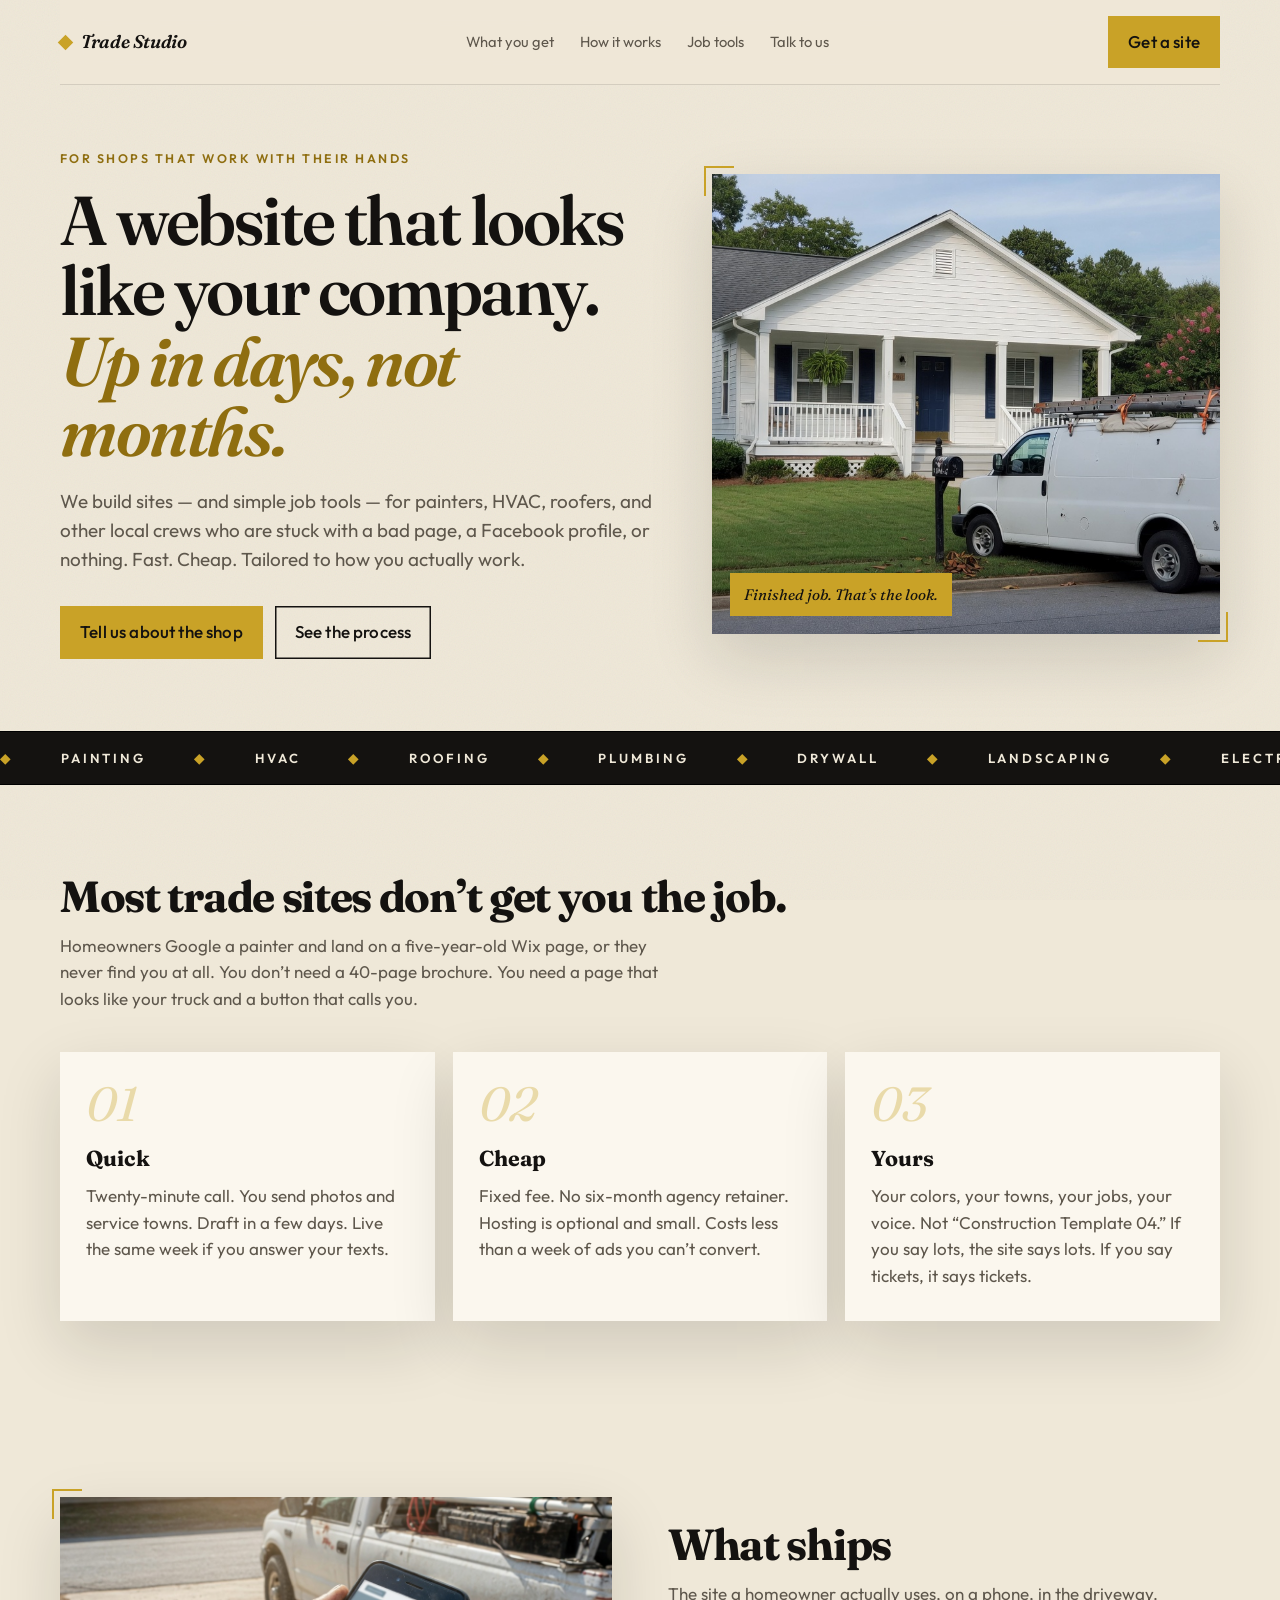
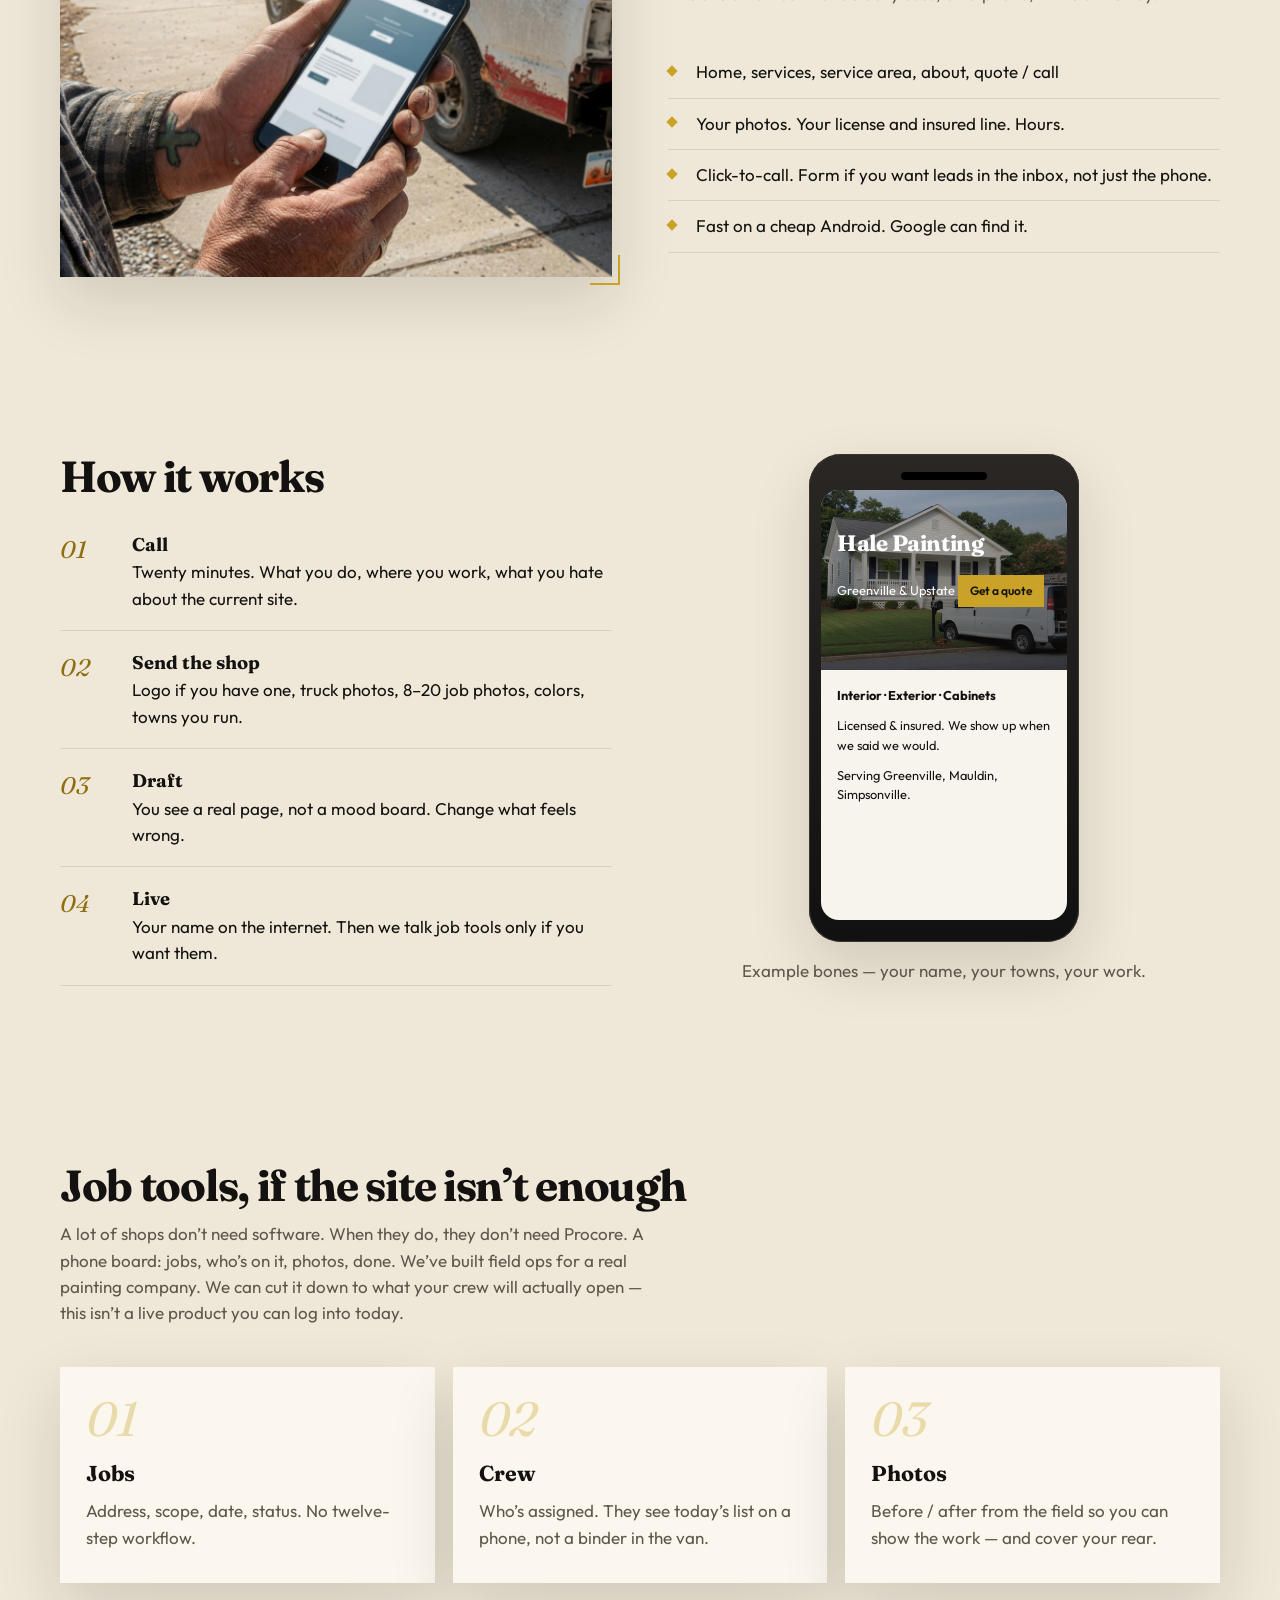
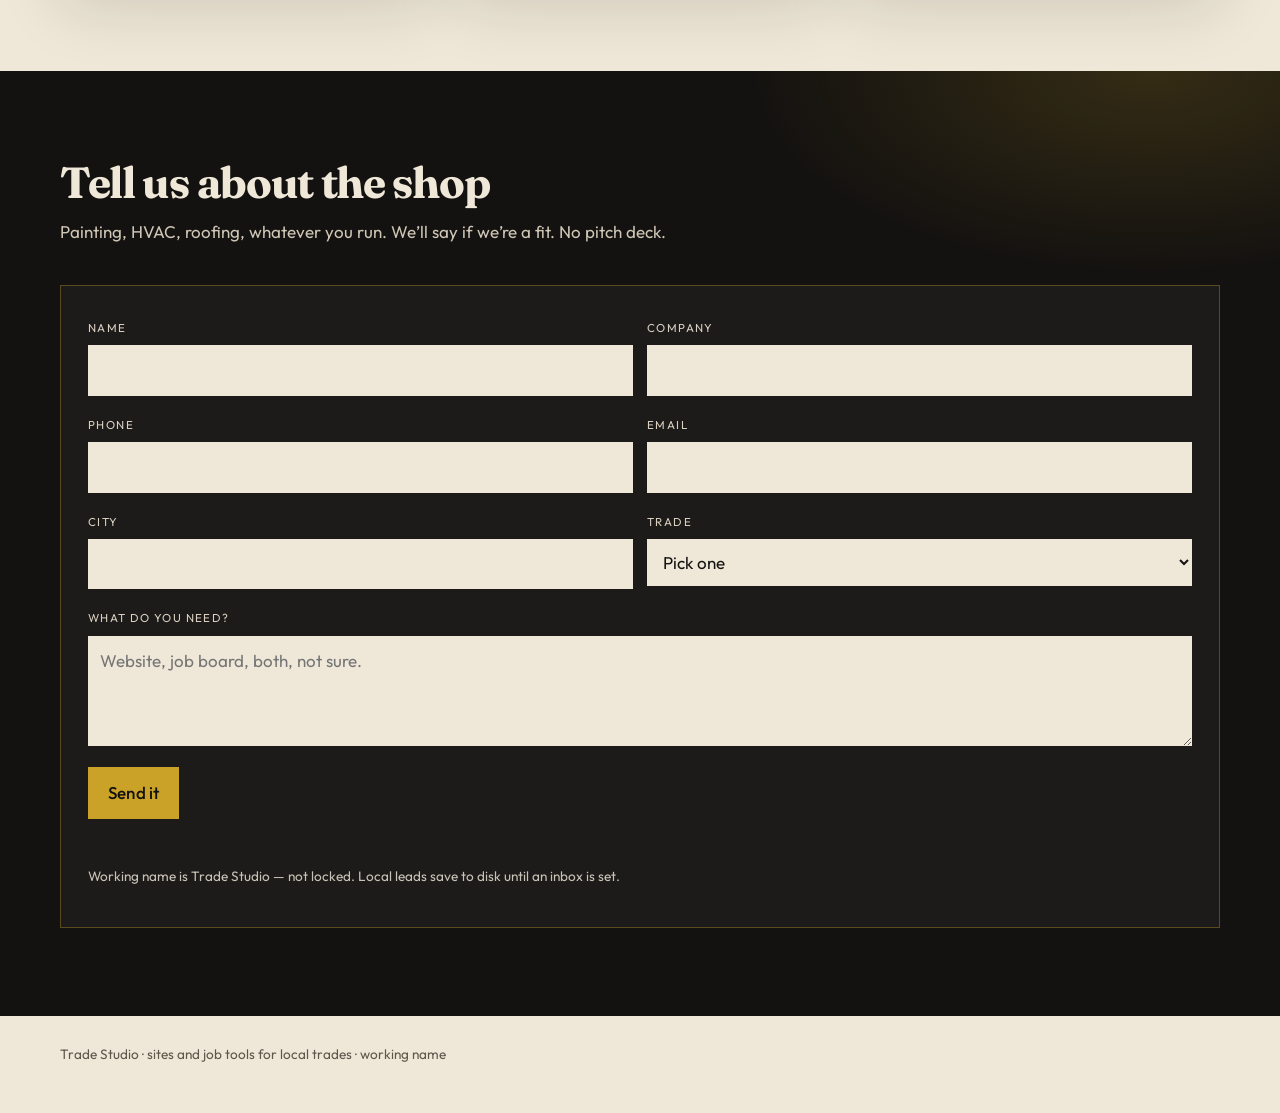
<file: index.html>
<!DOCTYPE html>
<html lang="en">
<head>
  <meta charset="utf-8">
  <meta name="viewport" content="width=device-width, initial-scale=1">
  <title>Trade Studio — websites and job tools for local trades</title>
  <meta name="description" content="Fast, affordable websites and simple job tools for painters, HVAC, roofers, and other local home-service companies. Built to look like your shop, not a template.">
  <link rel="preconnect" href="https://fonts.googleapis.com">
  <link rel="preconnect" href="https://fonts.gstatic.com" crossorigin>
  <link href="https://fonts.googleapis.com/css2?family=Fraunces:ital,opsz,wght@0,9..144,600;1,9..144,500&family=Outfit:wght@400;500;600&display=swap" rel="stylesheet">
  <link rel="stylesheet" href="styles.css">
</head>
<body>
  <header class="wrap topbar">
    <a class="mark" href="#top"><i></i> Trade Studio</a>
    <nav>
      <a href="#offer">What you get</a>
      <a href="#how">How it works</a>
      <a href="#jobs">Job tools</a>
      <a href="#talk">Talk to us</a>
    </nav>
    <a class="btn gold" href="#talk">Get a site</a>
  </header>

  <main id="top">
    <section class="wrap hero">
      <div>
        <p class="kicker">For shops that work with their hands</p>
        <h1>A website that looks like your company.<br><em>Up in days, not months.</em></h1>
        <p class="lede">We build sites — and simple job tools — for painters, HVAC, roofers, and other local crews who are stuck with a bad page, a Facebook profile, or nothing. Fast. Cheap. Tailored to how you actually work.</p>
        <div class="hero-actions">
          <a class="btn gold" href="#talk">Tell us about the shop</a>
          <a class="btn ghost" href="#how">See the process</a>
        </div>
      </div>
      <div class="hero-photo frame">
        <img src="img/hero-house.jpg" alt="White work van in front of a freshly painted craftsman house">
        <span class="stamp">Finished job. That’s the look.</span>
      </div>
    </section>

    <div class="strip" aria-hidden="true">
      <div class="marquee">
        <span>Painting</span><span>HVAC</span><span>Roofing</span><span>Plumbing</span><span>Drywall</span><span>Landscaping</span><span>Electrical</span>
        <span>Painting</span><span>HVAC</span><span>Roofing</span><span>Plumbing</span><span>Drywall</span><span>Landscaping</span><span>Electrical</span>
      </div>
    </div>

    <section class="wrap section" id="offer">
      <h2>Most trade sites don’t get you the job.</h2>
      <p class="sub">Homeowners Google a painter and land on a five-year-old Wix page, or they never find you at all. You don’t need a 40-page brochure. You need a page that looks like your truck and a button that calls you.</p>
      <div class="grid-3">
        <article class="card">
          <div class="num">01</div>
          <h3>Quick</h3>
          <p>Twenty-minute call. You send photos and service towns. Draft in a few days. Live the same week if you answer your texts.</p>
        </article>
        <article class="card">
          <div class="num">02</div>
          <h3>Cheap</h3>
          <p>Fixed fee. No six-month agency retainer. Hosting is optional and small. Costs less than a week of ads you can’t convert.</p>
        </article>
        <article class="card">
          <div class="num">03</div>
          <h3>Yours</h3>
          <p>Your colors, your towns, your jobs, your voice. Not “Construction Template 04.” If you say lots, the site says lots. If you say tickets, it says tickets.</p>
        </article>
      </div>
    </section>

    <section class="wrap section two">
      <div class="frame">
        <img src="img/hands-phone.jpg" alt="A contractor looking at a simple website on a phone next to a work truck">
      </div>
      <div>
        <h2>What ships</h2>
        <p class="sub">The site a homeowner actually uses, on a phone, in the driveway.</p>
        <ul class="checklist">
          <li>Home, services, service area, about, quote / call</li>
          <li>Your photos. Your license and insured line. Hours.</li>
          <li>Click-to-call. Form if you want leads in the inbox, not just the phone.</li>
          <li>Fast on a cheap Android. Google can find it.</li>
        </ul>
      </div>
    </section>

    <section class="wrap section two" id="how">
      <div>
        <h2>How it works</h2>
        <ol class="steps">
          <li><div><strong>Call</strong> Twenty minutes. What you do, where you work, what you hate about the current site.</div></li>
          <li><div><strong>Send the shop</strong> Logo if you have one, truck photos, 8–20 job photos, colors, towns you run.</div></li>
          <li><div><strong>Draft</strong> You see a real page, not a mood board. Change what feels wrong.</div></li>
          <li><div><strong>Live</strong> Your name on the internet. Then we talk job tools only if you want them.</div></li>
        </ol>
      </div>
      <div class="phone-wrap">
        <div class="phone" aria-hidden="true">
          <div class="notch"></div>
          <div class="phone-screen">
            <div class="mini-hero">
              <b>Hale Painting</b>
              Greenville &amp; Upstate
              <div style="margin-top:14px" class="pill">Get a quote</div>
            </div>
            <div class="mini-body">
              <p><strong>Interior · Exterior · Cabinets</strong></p>
              <p>Licensed &amp; insured. We show up when we said we would.</p>
              <p>Serving Greenville, Mauldin, Simpsonville.</p>
            </div>
          </div>
        </div>
        <p class="sub" style="text-align:center;margin:16px auto 0">Example bones — your name, your towns, your work.</p>
      </div>
    </section>

    <section class="wrap section" id="jobs">
      <h2>Job tools, if the site isn’t enough</h2>
      <p class="sub">A lot of shops don’t need software. When they do, they don’t need Procore. A phone board: jobs, who’s on it, photos, done. We’ve built field ops for a real painting company. We can cut it down to what your crew will actually open — this isn’t a live product you can log into today.</p>
      <div class="grid-3">
        <article class="card">
          <div class="num">01</div>
          <h3>Jobs</h3>
          <p>Address, scope, date, status. No twelve-step workflow.</p>
        </article>
        <article class="card">
          <div class="num">02</div>
          <h3>Crew</h3>
          <p>Who’s assigned. They see today’s list on a phone, not a binder in the van.</p>
        </article>
        <article class="card">
          <div class="num">03</div>
          <h3>Photos</h3>
          <p>Before / after from the field so you can show the work — and cover your rear.</p>
        </article>
      </div>
    </section>
  </main>

  <section class="contact" id="talk">
    <div class="wrap">
      <h2>Tell us about the shop</h2>
      <p class="sub">Painting, HVAC, roofing, whatever you run. We’ll say if we’re a fit. No pitch deck.</p>
      <div class="panel">
      <form id="quote-form" action="#" method="post">
        <div class="hp" aria-hidden="true">
          <label for="website">Website</label>
          <input id="website" name="website" tabindex="-1" autocomplete="off">
        </div>
        <div>
          <label for="name">Name</label>
          <input id="name" name="name" required autocomplete="name">
        </div>
        <div>
          <label for="company">Company</label>
          <input id="company" name="company" required>
        </div>
        <div>
          <label for="phone">Phone</label>
          <input id="phone" name="phone" type="tel" required autocomplete="tel">
        </div>
        <div>
          <label for="email">Email</label>
          <input id="email" name="email" type="email" autocomplete="email">
        </div>
        <div>
          <label for="city">City</label>
          <input id="city" name="city" autocomplete="address-level2">
        </div>
        <div>
          <label for="trade">Trade</label>
          <select id="trade" name="trade" required>
            <option value="">Pick one</option>
            <optgroup label="Exterior &amp; structure">
              <option value="roofer">Roofer</option>
              <option value="siding">Siding</option>
              <option value="gutters">Gutters</option>
              <option value="windows-doors">Windows &amp; doors</option>
              <option value="concrete-masonry">Concrete &amp; masonry</option>
              <option value="foundation">Foundation</option>
              <option value="fencing">Fencing</option>
              <option value="decks-patios">Decks &amp; patios</option>
              <option value="paving">Paving &amp; asphalt</option>
              <option value="excavation">Excavation &amp; grading</option>
            </optgroup>
            <optgroup label="Interior &amp; finish">
              <option value="painter">Painter</option>
              <option value="drywall">Drywall</option>
              <option value="flooring">Flooring</option>
              <option value="tile">Tile</option>
              <option value="cabinets-countertops">Cabinets &amp; countertops</option>
              <option value="carpentry">Carpentry &amp; trim</option>
              <option value="remodeler">Remodeler</option>
              <option value="insulation">Insulation</option>
            </optgroup>
            <optgroup label="Mechanical">
              <option value="hvac">HVAC</option>
              <option value="plumber">Plumber</option>
              <option value="electrician">Electrician</option>
              <option value="solar">Solar</option>
              <option value="well-water">Well &amp; water</option>
              <option value="septic">Septic</option>
              <option value="garage-door">Garage door</option>
              <option value="appliance-repair">Appliance repair</option>
            </optgroup>
            <optgroup label="Outdoor &amp; property">
              <option value="landscaper">Landscaper</option>
              <option value="lawn-care">Lawn care</option>
              <option value="irrigation">Irrigation</option>
              <option value="tree-service">Tree service</option>
              <option value="pool-service">Pool service</option>
              <option value="pressure-washing">Pressure washing</option>
              <option value="snow-removal">Snow removal</option>
              <option value="pest-control">Pest control</option>
            </optgroup>
            <optgroup label="General &amp; specialty">
              <option value="general-contractor">General contractor</option>
              <option value="handyman">Handyman</option>
              <option value="restoration">Restoration (water/fire)</option>
              <option value="chimney">Chimney &amp; fireplace</option>
              <option value="cleaning">Cleaning</option>
              <option value="junk-removal">Junk removal</option>
              <option value="moving">Moving</option>
              <option value="locksmith">Locksmith</option>
              <option value="security-lowvoltage">Security &amp; low-voltage</option>
              <option value="welding">Welding &amp; fabrication</option>
            </optgroup>
            <option value="other">Something else</option>
          </select>
        </div>
        <div class="full">
          <label for="message">What do you need?</label>
          <textarea id="message" name="message" placeholder="Website, job board, both, not sure."></textarea>
        </div>
        <div class="full">
          <button class="btn gold" type="submit">Send it</button>
        </div>
      </form>
      <div id="quote-status"></div>
      <p class="note">Working name is Trade Studio — not locked. Local leads save to disk until an inbox is set.</p>
      </div>
    </div>
  </section>

  <footer class="wrap">
    Trade Studio · sites and job tools for local trades · working name
  </footer>
  <script src="site.js"></script>
</body>
</html>
</file>
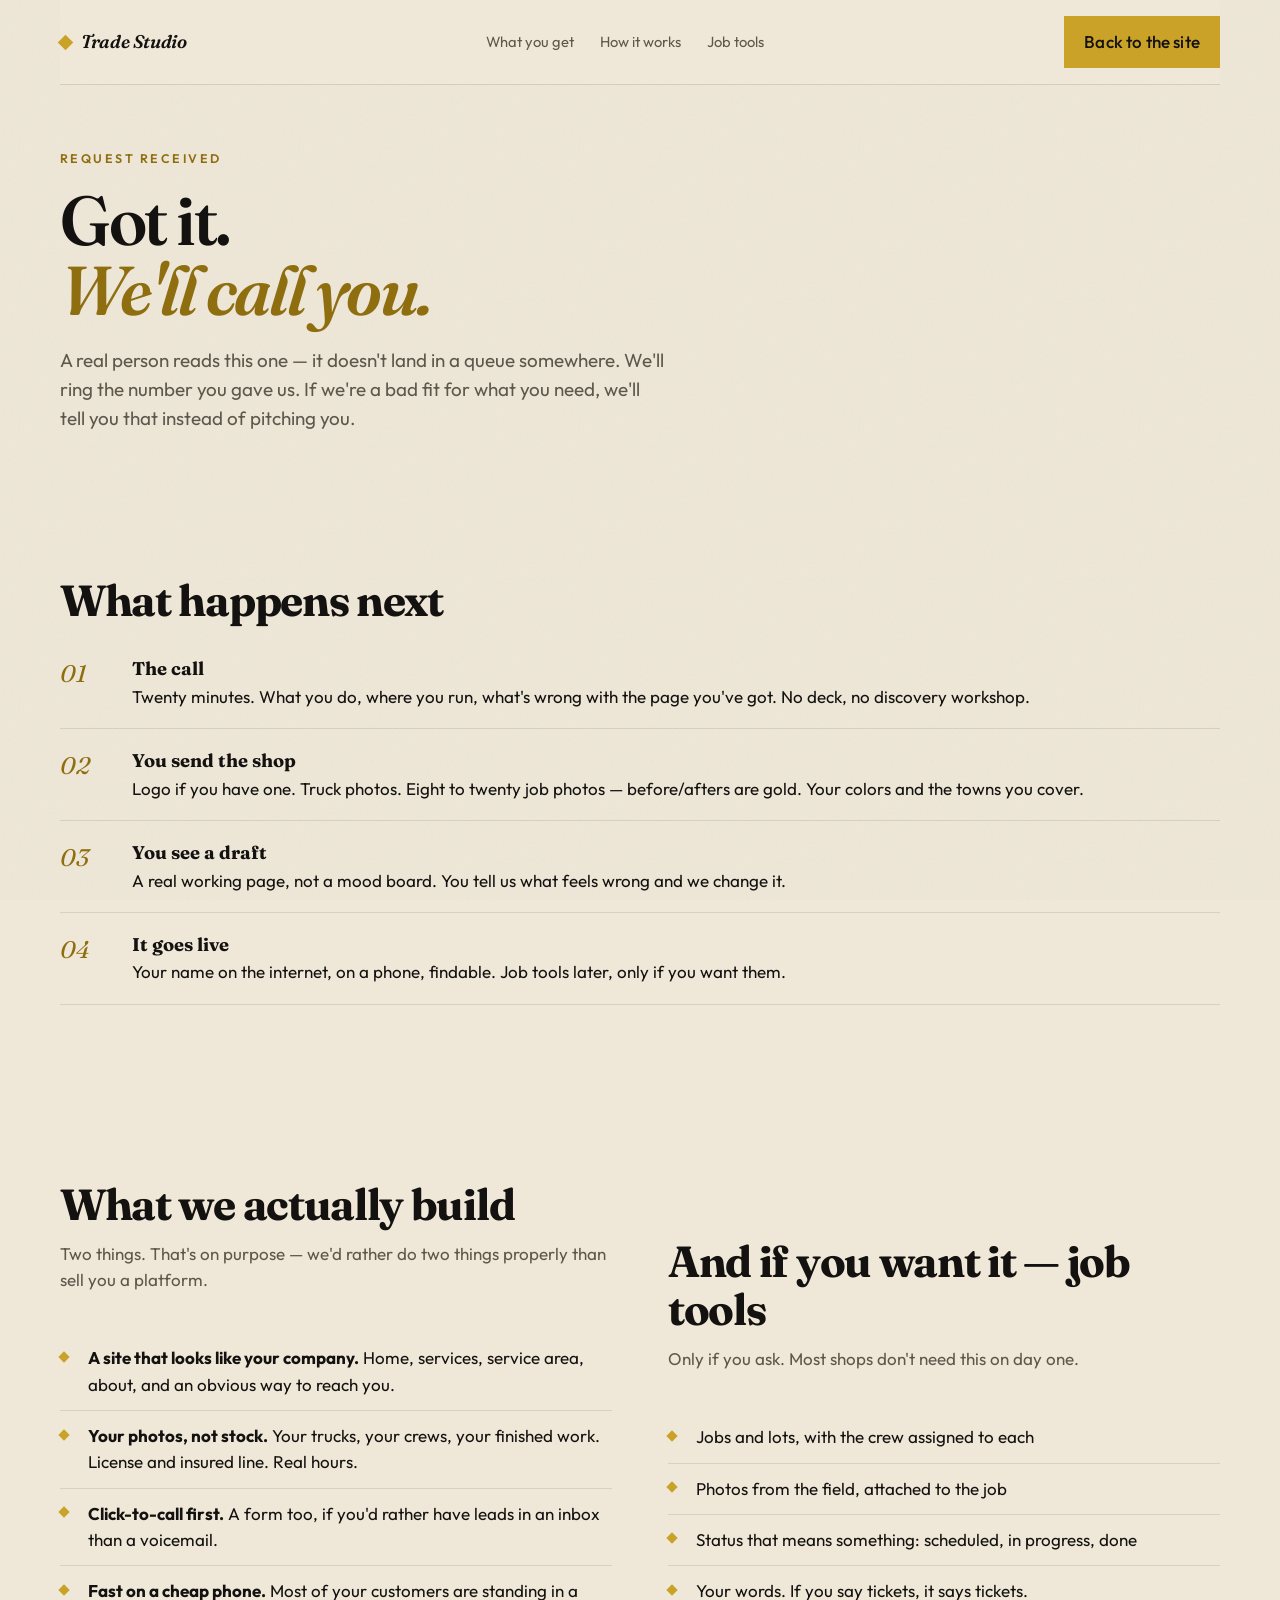
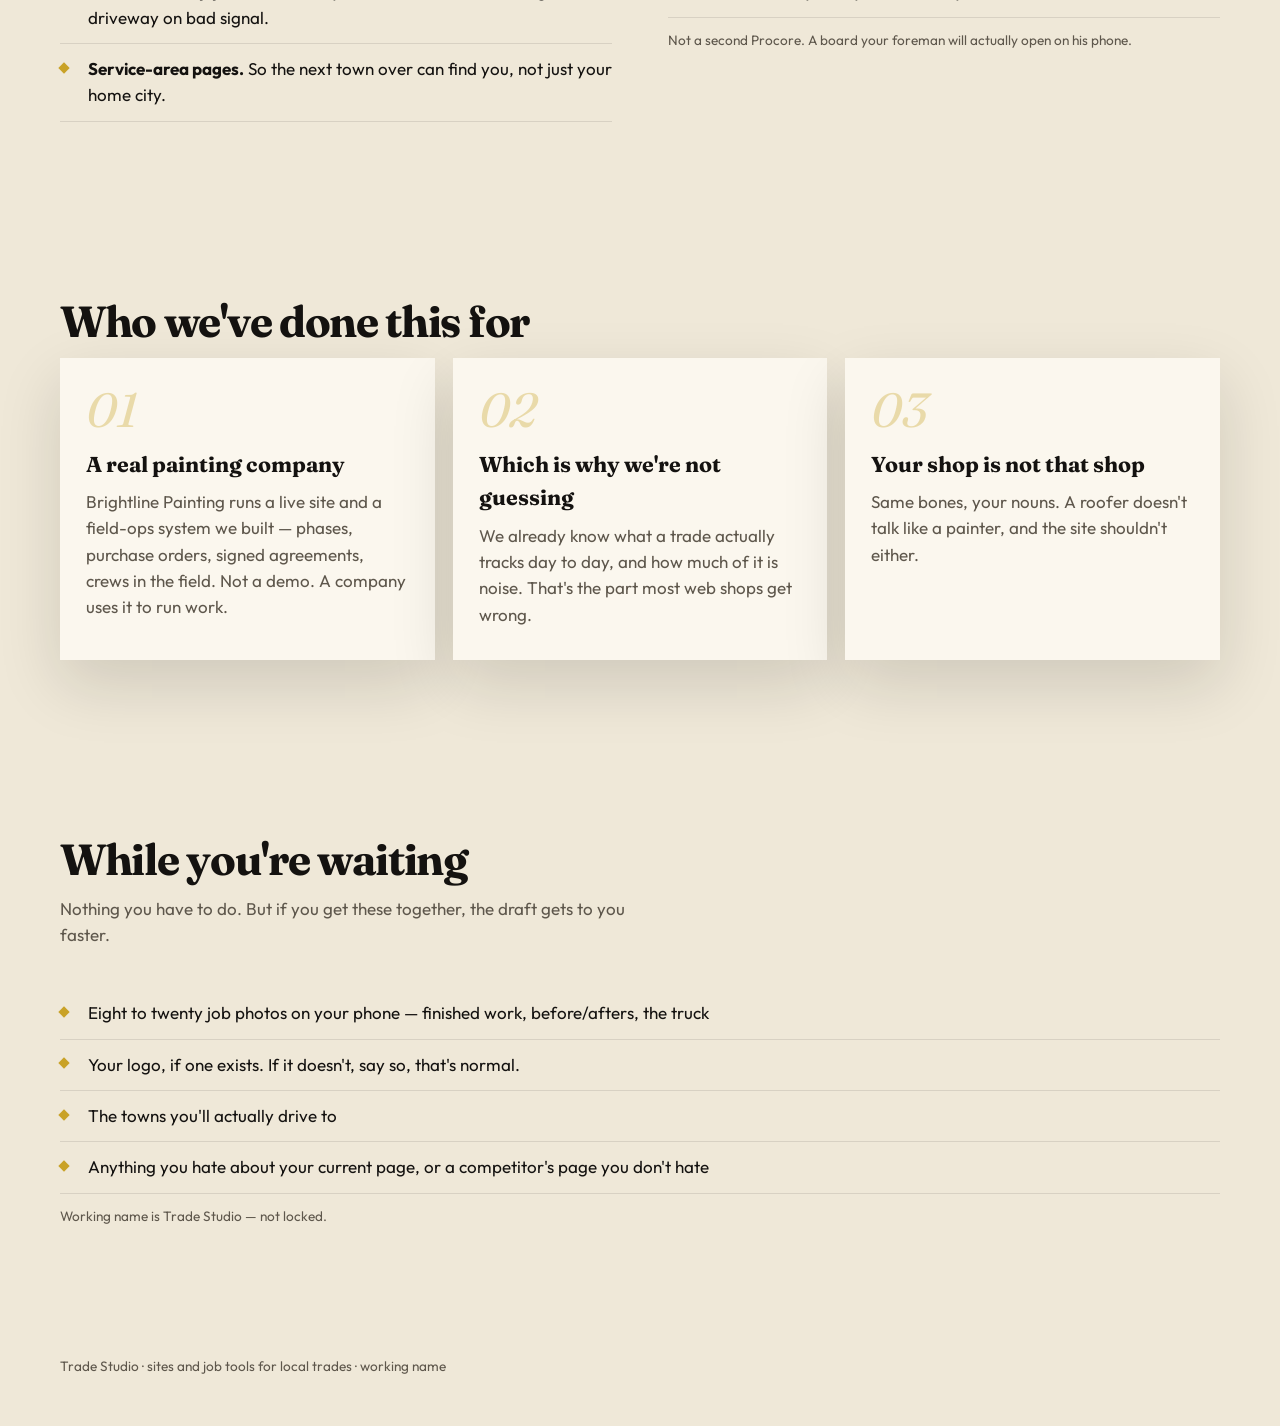
<file: thanks.html>
<!DOCTYPE html>
<html lang="en">
<head>
  <meta charset="utf-8">
  <meta name="viewport" content="width=device-width, initial-scale=1">
  <title>Got it — Trade Studio</title>
  <meta name="description" content="Your request is in. Here's what happens next, and what we actually build for local trades.">
  <meta name="robots" content="noindex">
  <link rel="preconnect" href="https://fonts.googleapis.com">
  <link rel="preconnect" href="https://fonts.gstatic.com" crossorigin>
  <link href="https://fonts.googleapis.com/css2?family=Fraunces:ital,opsz,wght@0,9..144,600;1,9..144,500&family=Outfit:wght@400;500;600&display=swap" rel="stylesheet">
  <link rel="stylesheet" href="styles.css">
</head>
<body>
  <header class="wrap topbar">
    <a class="mark" href="index.html"><i></i> Trade Studio</a>
    <nav>
      <a href="index.html#offer">What you get</a>
      <a href="index.html#how">How it works</a>
      <a href="index.html#jobs">Job tools</a>
    </nav>
    <a class="btn gold" href="index.html">Back to the site</a>
  </header>

  <main id="top">
    <section class="wrap hero solo">
      <div>
        <p class="kicker">Request received</p>
        <h1>Got it.<br><em>We'll call you.</em></h1>
        <p class="lede">A real person reads this one — it doesn't land in a queue somewhere. We'll ring the number you gave us. If we're a bad fit for what you need, we'll tell you that instead of pitching you.</p>
        <!-- TODO (David/Grok): drop a click-to-call number here. Trades customers phone. -->
      </div>
    </section>

    <section class="wrap section">
      <h2>What happens next</h2>
      <ol class="steps">
        <li><div><strong>The call</strong> Twenty minutes. What you do, where you run, what's wrong with the page you've got. No deck, no discovery workshop.</div></li>
        <li><div><strong>You send the shop</strong> Logo if you have one. Truck photos. Eight to twenty job photos — before/afters are gold. Your colors and the towns you cover.</div></li>
        <li><div><strong>You see a draft</strong> A real working page, not a mood board. You tell us what feels wrong and we change it.</div></li>
        <li><div><strong>It goes live</strong> Your name on the internet, on a phone, findable. Job tools later, only if you want them.</div></li>
      </ol>
    </section>

    <section class="wrap section two">
      <div>
        <h2>What we actually build</h2>
        <p class="sub">Two things. That's on purpose — we'd rather do two things properly than sell you a platform.</p>
        <ul class="checklist">
          <li><strong>A site that looks like your company.</strong> Home, services, service area, about, and an obvious way to reach you.</li>
          <li><strong>Your photos, not stock.</strong> Your trucks, your crews, your finished work. License and insured line. Real hours.</li>
          <li><strong>Click-to-call first.</strong> A form too, if you'd rather have leads in an inbox than a voicemail.</li>
          <li><strong>Fast on a cheap phone.</strong> Most of your customers are standing in a driveway on bad signal.</li>
          <li><strong>Service-area pages.</strong> So the next town over can find you, not just your home city.</li>
        </ul>
      </div>
      <div>
        <h2>And if you want it — job tools</h2>
        <p class="sub">Only if you ask. Most shops don't need this on day one.</p>
        <ul class="checklist">
          <li>Jobs and lots, with the crew assigned to each</li>
          <li>Photos from the field, attached to the job</li>
          <li>Status that means something: scheduled, in progress, done</li>
          <li>Your words. If you say tickets, it says tickets.</li>
        </ul>
        <p class="note">Not a second Procore. A board your foreman will actually open on his phone.</p>
      </div>
    </section>

    <section class="wrap section">
      <h2>Who we've done this for</h2>
      <div class="grid-3">
        <article class="card">
          <div class="num">01</div>
          <h3>A real painting company</h3>
          <p>Brightline Painting runs a live site and a field-ops system we built — phases, purchase orders, signed agreements, crews in the field. Not a demo. A company uses it to run work.</p>
        </article>
        <article class="card">
          <div class="num">02</div>
          <h3>Which is why we're not guessing</h3>
          <p>We already know what a trade actually tracks day to day, and how much of it is noise. That's the part most web shops get wrong.</p>
        </article>
        <article class="card">
          <div class="num">03</div>
          <h3>Your shop is not that shop</h3>
          <p>Same bones, your nouns. A roofer doesn't talk like a painter, and the site shouldn't either.</p>
        </article>
      </div>
    </section>

    <section class="wrap section">
      <h2>While you're waiting</h2>
      <p class="sub">Nothing you have to do. But if you get these together, the draft gets to you faster.</p>
      <ul class="checklist">
        <li>Eight to twenty job photos on your phone — finished work, before/afters, the truck</li>
        <li>Your logo, if one exists. If it doesn't, say so, that's normal.</li>
        <li>The towns you'll actually drive to</li>
        <li>Anything you hate about your current page, or a competitor's page you don't hate</li>
      </ul>
      <p class="note">Working name is Trade Studio — not locked.</p>
    </section>
  </main>

  <footer class="wrap">
    Trade Studio · sites and job tools for local trades · working name
  </footer>
</body>
</html>
</file>
<file: styles.css>
:root {
  --paper: #efe8d8;
  --paper-2: #f7f1e4;
  --ink: #141210;
  --muted: #5e574c;
  --rule: #141210;
  --gold: #c9a227;
  --gold-deep: #8f6e10;
  --white: #fbf7ee;
  --shadow: 0 24px 60px rgba(20, 18, 16, 0.14);
}

* { box-sizing: border-box; }
html { scroll-behavior: smooth; }
body {
  margin: 0;
  font-family: Outfit, "Segoe UI", sans-serif;
  color: var(--ink);
  background:
    radial-gradient(1200px 500px at 10% -10%, rgba(201, 162, 39, 0.16), transparent 55%),
    var(--paper);
  line-height: 1.55;
  font-size: 17px;
}
body::before {
  content: "";
  pointer-events: none;
  position: fixed;
  inset: 0;
  opacity: 0.07;
  z-index: 0;
  background-image: url("data:image/svg+xml;utf8,<svg xmlns='http://www.w3.org/2000/svg' width='140' height='140'><filter id='n'><feTurbulence type='fractalNoise' baseFrequency='0.85' numOctaves='2'/></filter><rect width='100%' height='100%' filter='url(%23n)'/></svg>");
}
body > * { position: relative; z-index: 1; }

img { max-width: 100%; display: block; }
a { color: inherit; }
.wrap {
  width: min(1160px, calc(100% - 48px));
  margin-inline: auto;
}

.topbar {
  position: sticky;
  top: 0;
  z-index: 20;
  display: flex;
  align-items: center;
  justify-content: space-between;
  gap: 16px;
  padding: 16px 0;
  background: color-mix(in srgb, var(--paper) 88%, transparent);
  backdrop-filter: blur(12px);
  border-bottom: 1px solid rgba(20, 18, 16, 0.12);
}
.mark {
  font-family: Fraunces, Georgia, serif;
  font-weight: 600;
  font-style: italic;
  letter-spacing: -0.02em;
  font-size: 1.15rem;
  display: flex;
  align-items: center;
  gap: 10px;
  text-decoration: none;
}
.mark i {
  width: 11px;
  height: 11px;
  background: var(--gold);
  display: block;
  transform: rotate(45deg);
}
nav { display: flex; gap: 26px; font-size: 0.92rem; }
nav a { text-decoration: none; color: var(--muted); }
nav a:hover { color: var(--ink); }

.btn {
  display: inline-flex;
  align-items: center;
  justify-content: center;
  background: var(--ink);
  color: var(--paper);
  text-decoration: none;
  border: 0;
  font: inherit;
  font-weight: 500;
  letter-spacing: 0.01em;
  padding: 13px 20px;
  cursor: pointer;
  transition: transform 0.15s ease, background 0.15s ease;
}
.btn.gold { background: var(--gold); color: var(--ink); }
.btn:hover { transform: translateY(-1px); }
.btn.ghost {
  background: transparent;
  color: var(--ink);
  box-shadow: inset 0 0 0 1.5px var(--ink);
}

.hero {
  display: grid;
  grid-template-columns: 1.08fr 0.92fr;
  gap: 56px;
  align-items: center;
  padding: 64px 0 72px;
}
.hero.solo {
  grid-template-columns: minmax(0, 38rem);
  padding-bottom: 24px;
}
.kicker {
  font-size: 0.78rem;
  letter-spacing: 0.2em;
  text-transform: uppercase;
  color: var(--gold-deep);
  margin: 0 0 16px;
  font-weight: 600;
}
h1 {
  font-family: Fraunces, Georgia, serif;
  font-weight: 600;
  font-size: clamp(2.6rem, 5.4vw, 4.4rem);
  line-height: 1.02;
  letter-spacing: -0.035em;
  margin: 0 0 20px;
}
h1 em {
  font-style: italic;
  color: var(--gold-deep);
}
.lede {
  font-size: 1.18rem;
  max-width: 38rem;
  margin: 0 0 32px;
  color: var(--muted);
}
.hero-actions { display: flex; gap: 12px; flex-wrap: wrap; }
.hero-photo { position: relative; }
.hero-photo img {
  width: 100%;
  height: 460px;
  object-fit: cover;
  box-shadow: var(--shadow);
}
.frame {
  position: relative;
}
.frame::before,
.frame::after {
  content: "";
  position: absolute;
  width: 28px;
  height: 28px;
  border: 2px solid var(--gold);
  z-index: 2;
  pointer-events: none;
}
.frame::before { top: -8px; left: -8px; border-right: 0; border-bottom: 0; }
.frame::after { bottom: -8px; right: -8px; border-left: 0; border-top: 0; }
.stamp {
  position: absolute;
  left: 18px;
  bottom: 18px;
  background: var(--gold);
  color: var(--ink);
  font-family: Fraunces, Georgia, serif;
  font-style: italic;
  padding: 10px 14px;
  font-size: 0.95rem;
}

.strip {
  overflow: hidden;
  background: var(--ink);
  color: var(--paper);
  padding: 16px 0;
  border-block: 1px solid #000;
}
.marquee {
  display: flex;
  gap: 48px;
  white-space: nowrap;
  animation: tick 28s linear infinite;
  font-size: 0.82rem;
  letter-spacing: 0.22em;
  text-transform: uppercase;
  font-weight: 600;
}
.marquee span::before {
  content: "◆";
  color: var(--gold);
  margin-right: 48px;
}
@keyframes tick {
  from { transform: translateX(0); }
  to { transform: translateX(-50%); }
}

.section { padding: 88px 0; }
h2 {
  font-family: Fraunces, Georgia, serif;
  font-size: clamp(2rem, 3.4vw, 2.85rem);
  margin: 0 0 12px;
  letter-spacing: -0.03em;
  line-height: 1.1;
}
.sub { color: var(--muted); max-width: 38rem; margin: 0 0 40px; }

.grid-3 {
  display: grid;
  grid-template-columns: repeat(3, 1fr);
  gap: 18px;
}
.card {
  background: var(--white);
  padding: 28px 26px 32px;
  box-shadow: var(--shadow);
  position: relative;
  overflow: hidden;
  transition: transform 0.2s ease;
}
.card:hover { transform: translateY(-4px); }
.card .num {
  font-family: Fraunces, Georgia, serif;
  font-style: italic;
  font-size: 3rem;
  line-height: 1;
  color: rgba(201, 162, 39, 0.35);
  margin: 0 0 14px;
}
.card h3 {
  font-family: Fraunces, Georgia, serif;
  margin: 0 0 8px;
  font-size: 1.35rem;
}
.card p { margin: 0; color: var(--muted); }

.two {
  display: grid;
  grid-template-columns: 1fr 1fr;
  gap: 56px;
  align-items: center;
}
.two img {
  width: 100%;
  height: 380px;
  object-fit: cover;
  box-shadow: var(--shadow);
}
.checklist { margin: 0; padding: 0; list-style: none; }
.checklist li {
  padding: 12px 0 12px 28px;
  position: relative;
  border-bottom: 1px solid rgba(20, 18, 16, 0.1);
}
.checklist li::before {
  content: "";
  width: 8px;
  height: 8px;
  background: var(--gold);
  position: absolute;
  left: 0;
  top: 1.15em;
  transform: rotate(45deg);
}

ol.steps {
  margin: 0;
  padding: 0;
  list-style: none;
  counter-reset: step;
}
ol.steps li {
  counter-increment: step;
  display: grid;
  grid-template-columns: 56px 1fr;
  gap: 16px;
  padding: 18px 0;
  border-bottom: 1px solid rgba(20, 18, 16, 0.1);
}
ol.steps li::before {
  content: counter(step, decimal-leading-zero);
  font-family: Fraunces, Georgia, serif;
  font-style: italic;
  font-size: 1.5rem;
  color: var(--gold-deep);
}
ol.steps strong { display: block; font-family: Fraunces, Georgia, serif; font-size: 1.15rem; }

.phone-wrap { display: grid; place-items: center; }
.phone {
  width: 270px;
  background: linear-gradient(#2a2724, #111);
  border-radius: 32px;
  padding: 14px 12px 22px;
  box-shadow: var(--shadow), inset 0 0 0 1px #3a3530;
}
.notch {
  width: 86px;
  height: 8px;
  background: #000;
  border-radius: 8px;
  margin: 4px auto 10px;
}
.phone-screen {
  background: #f7f4ee;
  border-radius: 18px;
  overflow: hidden;
  min-height: 430px;
  font-size: 0.8rem;
}
.mini-hero {
  background:
    linear-gradient(160deg, rgba(20,18,16,0.25), rgba(20,18,16,0.55)),
    url("img/hero-house.jpg") center/cover;
  color: white;
  padding: 36px 16px 24px;
  min-height: 180px;
}
.mini-hero b {
  display: block;
  font-family: Fraunces, Georgia, serif;
  font-size: 1.4rem;
  letter-spacing: -0.02em;
}
.mini-body { padding: 16px; }
.mini-body p { margin: 0 0 10px; }
.pill {
  display: inline-block;
  background: var(--gold);
  color: var(--ink);
  padding: 7px 12px;
  font-weight: 600;
  font-size: 0.75rem;
  margin-top: 16px;
}

.contact {
  background:
    radial-gradient(800px 400px at 90% 0%, rgba(201, 162, 39, 0.18), transparent 50%),
    var(--ink);
  color: var(--paper);
  padding: 88px 0;
}
.contact h2 { color: var(--paper); }
.contact .sub { color: #cfc6b6; }
.panel {
  background: rgba(255, 255, 255, 0.04);
  box-shadow: inset 0 0 0 1px rgba(201, 162, 39, 0.35);
  padding: 28px;
}
form {
  display: grid;
  grid-template-columns: 1fr 1fr;
  gap: 14px;
}
form .full { grid-column: 1 / -1; }
label {
  font-size: 0.72rem;
  letter-spacing: 0.12em;
  text-transform: uppercase;
  color: #d9d0c2;
}
input, select, textarea {
  width: 100%;
  margin-top: 6px;
  padding: 12px 12px;
  border: 0;
  background: var(--paper);
  color: var(--ink);
  font: inherit;
}
textarea { min-height: 110px; resize: vertical; }
.note { font-size: 0.85rem; color: var(--muted); margin-top: 12px; }
.contact .note { color: #c9c2b6; }
.hp {
  position: absolute;
  left: -9999px;
  height: 0;
  overflow: hidden;
}
#quote-status {
  margin-top: 14px;
  min-height: 1.2em;
  font-weight: 600;
}
#quote-status.is-ok { color: var(--gold); }
#quote-status.is-err,
#quote-status.is-bad { color: #e8b4a4; }
input[aria-invalid="true"],
select[aria-invalid="true"],
textarea[aria-invalid="true"] {
  outline: 2px solid #c45c4a;
}

footer {
  padding: 28px 0 48px;
  font-size: 0.85rem;
  color: var(--muted);
}

@media (max-width: 860px) {
  nav { display: none; }
  .hero, .two, .grid-3, form { grid-template-columns: 1fr; }
  .hero-photo img, .two img { height: 260px; }
  .hero { padding-top: 36px; gap: 28px; }
  .panel { padding: 18px; }
}
</file>
